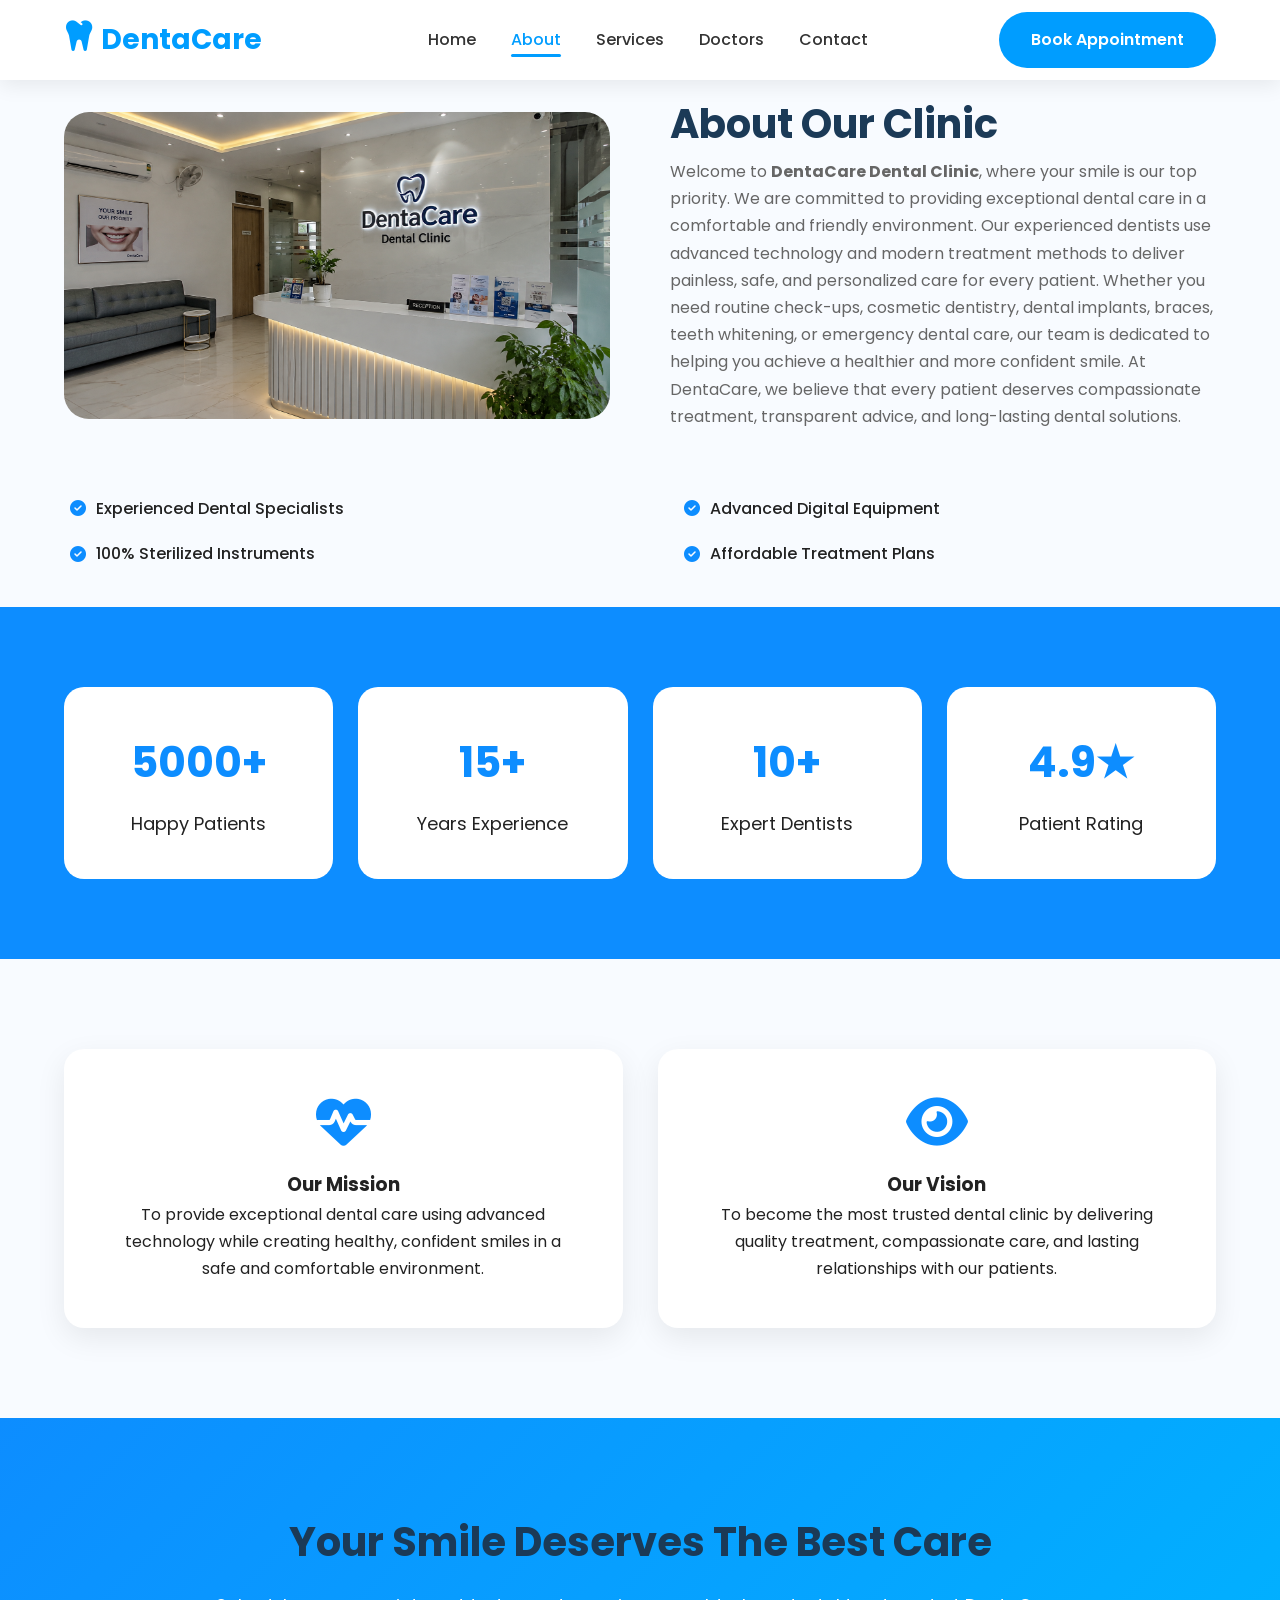
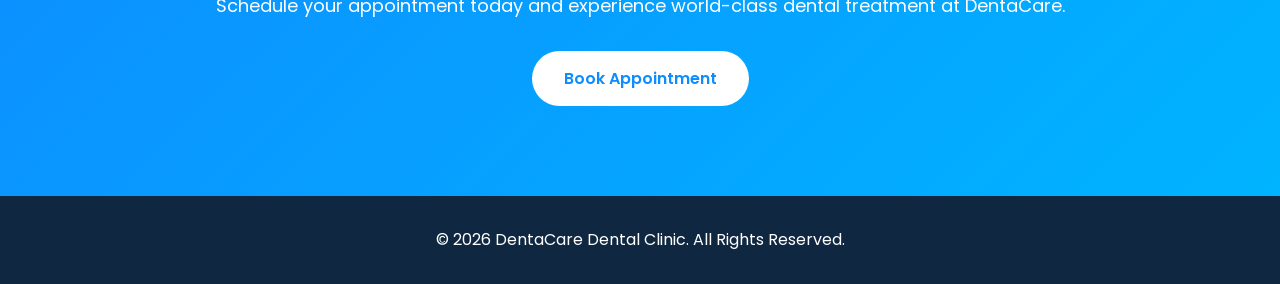
<file: About.html>
<!DOCTYPE html>
<html lang="en">

<head>
    <meta charset="UTF-8">
    <meta name="viewport" content="width=device-width, initial-scale=1.0">
    <title>DentaCare Dental Clinic</title>
    <link rel="stylesheet" href="CSS/style.css">
    <link rel="stylesheet" href="CSS/form.css">
    <link rel="preconnect" href="https://fonts.googleapis.com">
    <link rel="preconnect" href="https://fonts.gstatic.com" crossorigin>
    <link href="https://fonts.googleapis.com/css2?family=Poppins:wght@300;400;500;600;700&display=swap"
        rel="stylesheet">
    <link rel="stylesheet" href="https://cdnjs.cloudflare.com/ajax/libs/font-awesome/6.7.2/css/all.min.css">
</head>

<body>
    <header>
        <div class="container">
            <div class="logo"> <a href="index.html" style="text-decoration: none; color:#009dff">
                <i class="fa-solid fa-tooth"></i>
                <span>DentaCare</span></a>
            </div>
            <nav>
                <ul>
                    <li><a href="index.html">Home</a></li>
                    <li><a href="About.html" class="active">About</a></li>
                    <li><a href="Services.html">Services</a></li>
                    <li><a href="Doctors.html">Doctors</a></li>
                    <li><a href="Contact.html">Contact</a></li>
                </ul>
            </nav>
            <a href="#" class="btn bookBtn">Book Appointment</a>
        </div>
    </header>
    <section class="about">
        <div class="container about-flex">
            <div class="about-img">
                <img src="Images/Denta clinic.png" alt="Clinic">
            </div>
            <div class="about-text">
                <h2>About Our Clinic</h2>
                <p>
                    Welcome to <strong>DentaCare Dental Clinic</strong>, where your smile is our top priority. We are
                    committed to providing exceptional dental care in a comfortable and friendly environment. Our
                    experienced dentists use advanced technology and modern treatment methods to deliver painless, safe,
                    and personalized care for every patient.

                    Whether you need routine check-ups, cosmetic dentistry, dental implants, braces, teeth whitening, or
                    emergency dental care, our team is dedicated to helping you achieve a healthier and more confident
                    smile.

                    At DentaCare, we believe that every patient deserves compassionate treatment, transparent advice,
                    and long-lasting dental solutions.
                </p>
            </div>
        </div>
    </section>

    <div class="about-list">

        <div>
            <i class="fa-solid fa-circle-check"></i>
            Experienced Dental Specialists
        </div>

        <div>
            <i class="fa-solid fa-circle-check"></i>
            Advanced Digital Equipment
        </div>

        <div>
            <i class="fa-solid fa-circle-check"></i>
            100% Sterilized Instruments
        </div>

        <div>
            <i class="fa-solid fa-circle-check"></i>
            Affordable Treatment Plans
        </div>

    </div>

    <section class="stats">

        <div class="container stats-grid">

            <div class="stat-box">
                <h2>5000+</h2>
                <p>Happy Patients</p>
            </div>

            <div class="stat-box">
                <h2>15+</h2>
                <p>Years Experience</p>
            </div>

            <div class="stat-box">
                <h2>10+</h2>
                <p>Expert Dentists</p>
            </div>

            <div class="stat-box">
                <h2>4.9★</h2>
                <p>Patient Rating</p>
            </div>

        </div>

    </section>

    <section class="mission">

        <div class="container mission-grid">

            <div class="mission-card">

                <i class="fa-solid fa-heart-pulse"></i>

                <h3>Our Mission</h3>

                <p>
                    To provide exceptional dental care using advanced technology while creating healthy, confident
                    smiles in a safe and comfortable environment.
                </p>

            </div>

            <div class="mission-card">

                <i class="fa-solid fa-eye"></i>

                <h3>Our Vision</h3>

                <p>
                    To become the most trusted dental clinic by delivering quality treatment, compassionate care, and
                    lasting relationships with our patients.
                </p>

            </div>

        </div>

    </section>

    <section class="cta">

        <h2>Your Smile Deserves The Best Care</h2>

        <p>
            Schedule your appointment today and experience world-class dental treatment at DentaCare.
        </p>

        <a href="#" class="btn bookBtn">
            Book Appointment
        </a>

    </section>

    <footer>
        <p>
            © 2026 DentaCare Dental Clinic. All Rights Reserved.
        </p>
    </footer>

    <div id="appointmentContainer"></div>

<script src="SCRIPT/index.js"></script>
</body>

</html>
</file>
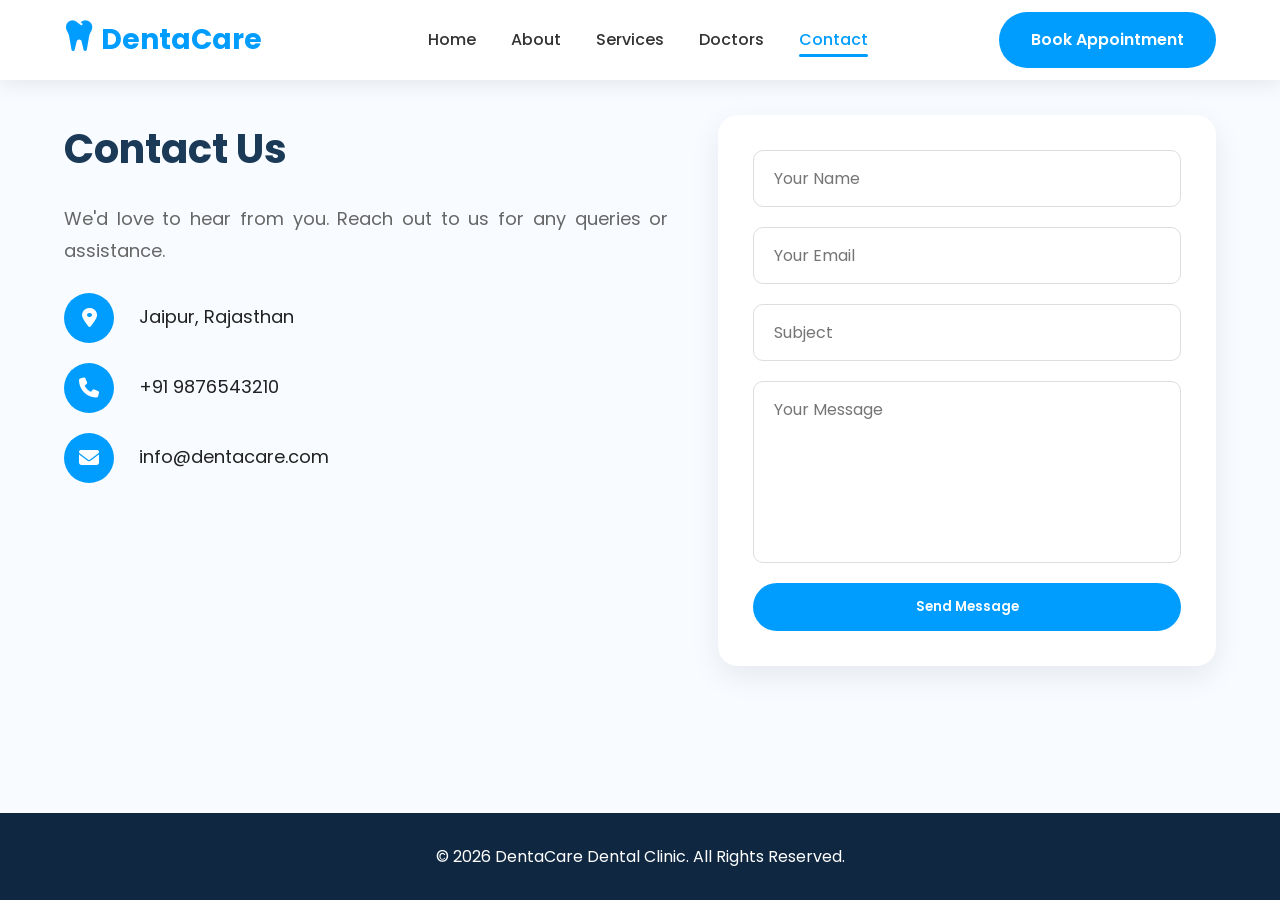
<file: Contact.html>
<!DOCTYPE html>
<html lang="en">

<head>
    <meta charset="UTF-8">
    <meta name="viewport" content="width=device-width, initial-scale=1.0">
    <title>DentaCare Dental Clinic</title>
    <link rel="stylesheet" href="CSS/style.css">
    <link rel="stylesheet" href="CSS/form.css">
    <link rel="preconnect" href="https://fonts.googleapis.com">
    <link rel="preconnect" href="https://fonts.gstatic.com" crossorigin>
    <link href="https://fonts.googleapis.com/css2?family=Poppins:wght@300;400;500;600;700&display=swap"
        rel="stylesheet">
    <link rel="stylesheet" href="https://cdnjs.cloudflare.com/ajax/libs/font-awesome/6.7.2/css/all.min.css">
</head>

<body>
    <header>
        <div class="container">
            <div class="logo">
                <a href="index.html" style="text-decoration: none; color:#009dff">
                <i class="fa-solid fa-tooth"></i>
                <span>DentaCare</span></a>
            </div>
            <nav>
                <ul>
                    <li><a href="index.html">Home</a></li>
                    <li><a href="About.html">About</a></li>
                    <li><a href="Services.html">Services</a></li>
                    <li><a href="Doctors.html">Doctors</a></li>
                    <li><a href="Contact.html" class="active">Contact</a></li>
                </ul>
            </nav>
            <a href="#" class="btn bookBtn">Book Appointment</a>
        </div>
    </header>

    <section class="contact">

        <div class="container">

            <div class="contact-wrapper">

                <div class="contact-info">

                    <h2>Contact Us</h2>

                    <p>
                        We'd love to hear from you. Reach out to us for any queries or assistance.
                    </p>

                    <div class="info-box">
                        <i class="fa-solid fa-location-dot"></i>
                        <span>Jaipur, Rajasthan</span>
                    </div>

                    <div class="info-box">
                        <i class="fa-solid fa-phone"></i>
                        <span>+91 9876543210</span>
                    </div>

                    <div class="info-box">
                        <i class="fa-solid fa-envelope"></i>
                        <span>info@dentacare.com</span>
                    </div>

                </div>


                <div class="contact-form">

                    <form>

                        <input type="text" placeholder="Your Name" required>

                        <input type="email" placeholder="Your Email" required>

                        <input type="text" placeholder="Subject">

                        <textarea rows="6" placeholder="Your Message"></textarea>

                        <button type="submit" class="btn">
                            Send Message
                        </button>

                    </form>

                </div>

            </div>

        </div>
    </section>

    <footer>

        <p>

            © 2026 DentaCare Dental Clinic. All Rights Reserved.

        </p>

    </footer>
    <div id="appointmentContainer"></div>

    <script src="SCRIPT/index.js"></script>
</body>

</html>
</file>
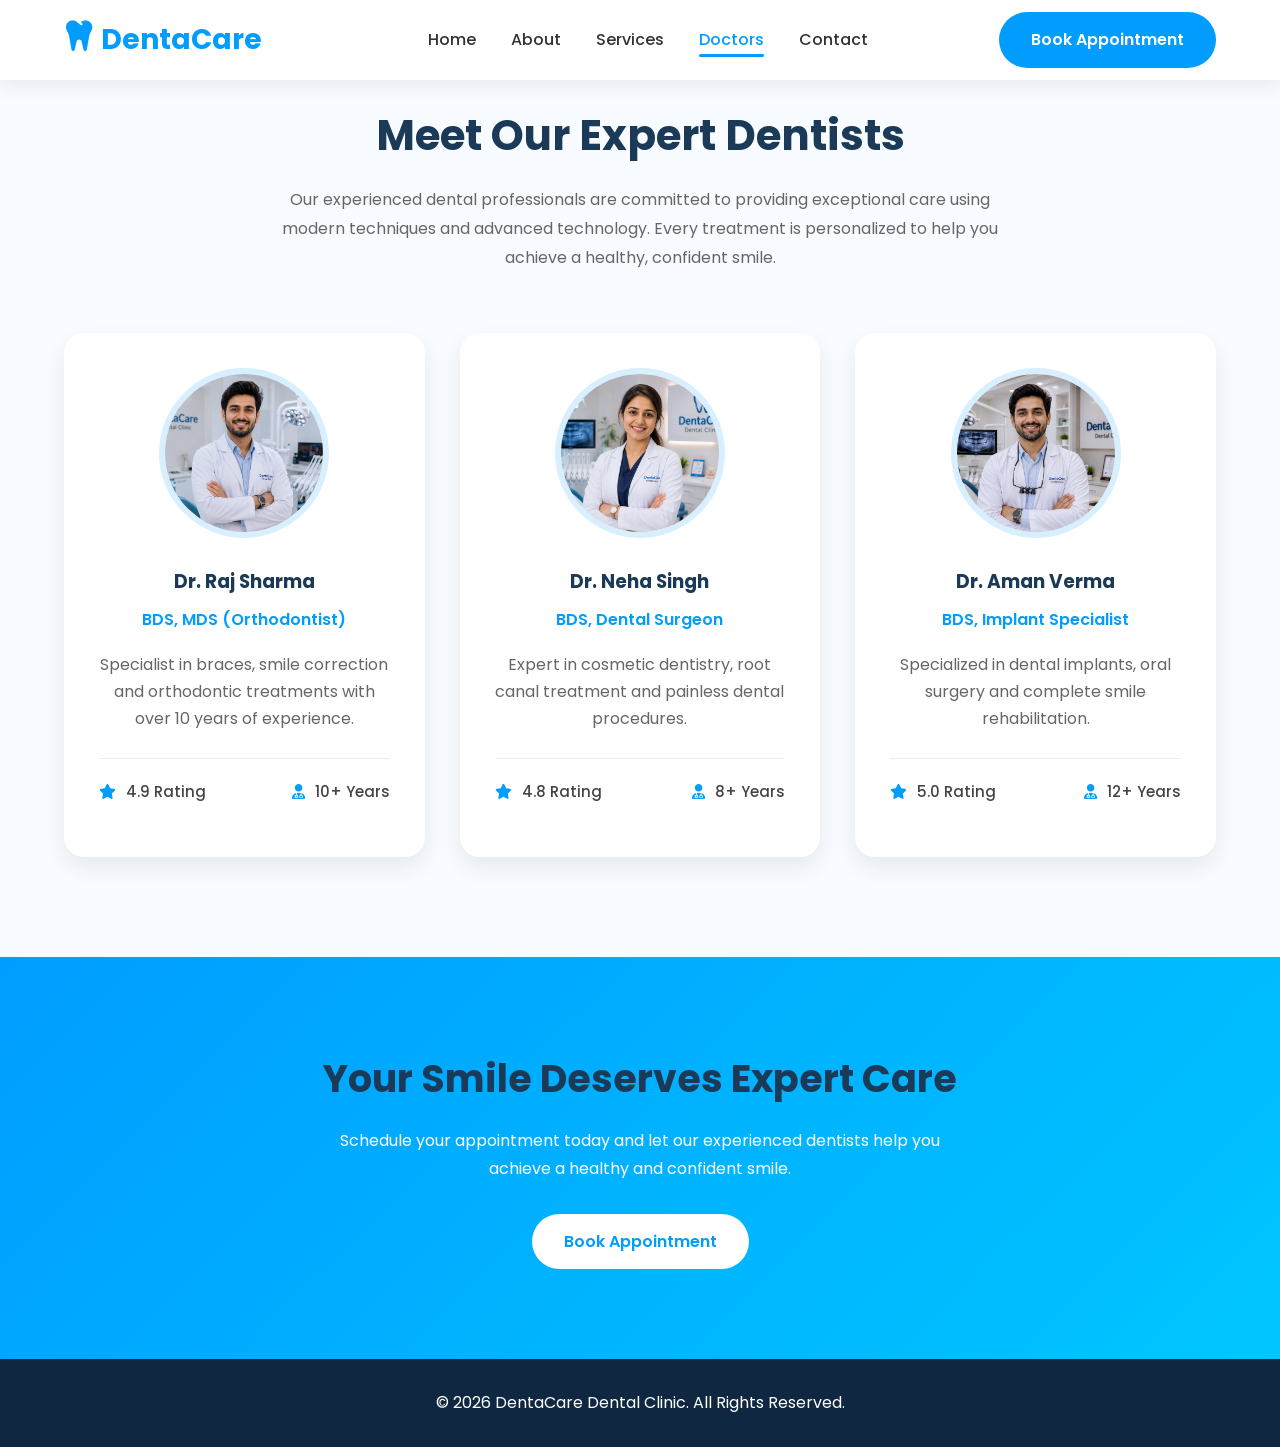
<file: Doctor.html>
<!DOCTYPE html>
<html lang="en">

<head>
    <meta charset="UTF-8">
    <meta name="viewport" content="width=device-width, initial-scale=1.0">
    <title>DentaCare Dental Clinic</title>
    <link rel="stylesheet" href="CSS/style.css">
    <link rel="stylesheet" href="CSS/form.css">
    <link rel="preconnect" href="https://fonts.googleapis.com">
    <link rel="preconnect" href="https://fonts.gstatic.com" crossorigin>
    <link href="https://fonts.googleapis.com/css2?family=Poppins:wght@300;400;500;600;700&display=swap"
        rel="stylesheet">
    <link rel="stylesheet" href="https://cdnjs.cloudflare.com/ajax/libs/font-awesome/6.7.2/css/all.min.css">
</head>

<body>
    <header>
        <div class="container">
            <div class="logo">
               <a href="index.html" style="text-decoration: none; color:#009dff">
                <i class="fa-solid fa-tooth"></i>
                <span>DentaCare</span></a>
            </div>
            <nav>
                <ul>
                    <li><a href="index.html">Home</a></li>
                    <li><a href="About.html">About</a></li>
                    <li><a href="Services.html">Services</a></li>
                    <li><a href="Doctors.html" class="active">Doctors</a></li>
                    <li><a href="Contact.html">Contact</a></li>
                </ul>
            </nav>
            <a href="#" class="btn bookBtn">Book Appointment</a>
        </div>
    </header>
    <section class="doctors">

        <div class="container">

            <div class="section-title">

                <h2>Meet Our Expert Dentists</h2>

                <p class="doctor-text">
                    Our experienced dental professionals are committed to providing
                    exceptional care using modern techniques and advanced technology.
                    Every treatment is personalized to help you achieve a healthy,
                    confident smile.
                </p>

            </div>

            <div class="doctor-grid">

                <div class="doctor-card">

                    <img src="Images/Doctor 1.png" alt="Dr. Raj Sharma">

                    <h3>Dr. Raj Sharma</h3>

                    <span>BDS, MDS (Orthodontist)</span>

                    <p>
                        Specialist in braces, smile correction and orthodontic
                        treatments with over 10 years of experience.
                    </p>

                    <div class="doctor-info">

                        <span><i class="fa-solid fa-star"></i> 4.9 Rating</span>

                        <span><i class="fa-solid fa-user-doctor"></i> 10+ Years</span>

                    </div>

                </div>

                <div class="doctor-card">

                    <img src="Images/Doctor 2.png" alt="Dr. Neha Singh">

                    <h3>Dr. Neha Singh</h3>

                    <span>BDS, Dental Surgeon</span>

                    <p>
                        Expert in cosmetic dentistry, root canal treatment and
                        painless dental procedures.
                    </p>

                    <div class="doctor-info">

                        <span><i class="fa-solid fa-star"></i> 4.8 Rating</span>

                        <span><i class="fa-solid fa-user-doctor"></i> 8+ Years</span>

                    </div>

                </div>

                <div class="doctor-card">

                    <img src="Images/Doctor 3.png" alt="Dr. Aman Verma">

                    <h3>Dr. Aman Verma</h3>

                    <span>BDS, Implant Specialist</span>

                    <p>
                        Specialized in dental implants, oral surgery and complete
                        smile rehabilitation.
                    </p>

                    <div class="doctor-info">

                        <span><i class="fa-solid fa-star"></i> 5.0 Rating</span>

                        <span><i class="fa-solid fa-user-doctor"></i> 12+ Years</span>

                    </div>

                </div>

            </div>

        </div>

    </section>

    <section class="doctor-cta">

        <div class="container">

            <h2>Your Smile Deserves Expert Care</h2>

            <p>
                Schedule your appointment today and let our experienced dentists
                help you achieve a healthy and confident smile.
            </p>

            <a href="#" class="btn bookBtn">Book Appointment</a>

        </div>

    </section>

    <footer>
        <p>
            © 2026 DentaCare Dental Clinic. All Rights Reserved.
        </p>
    </footer>
    <div id="appointmentContainer"></div>

    <script src="SCRIPT/index.js"></script>
</body>

</html>
</file>
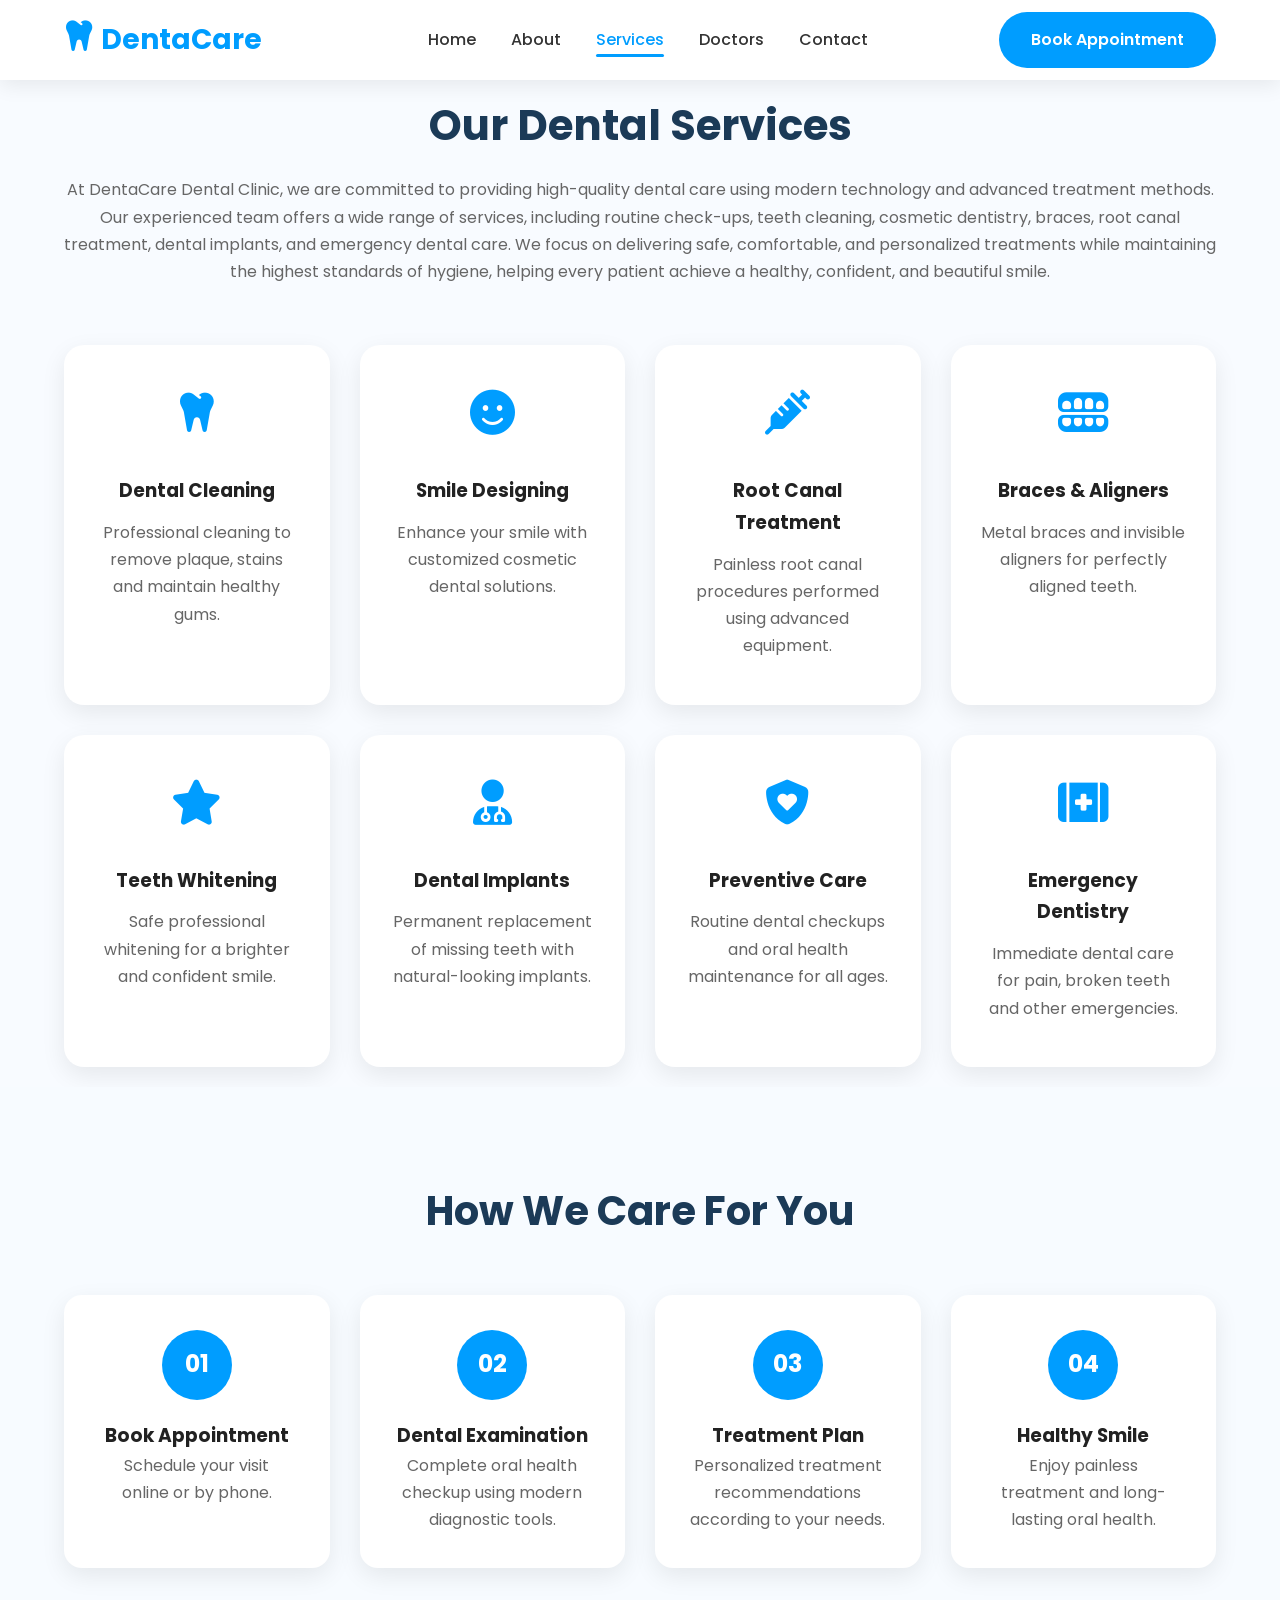
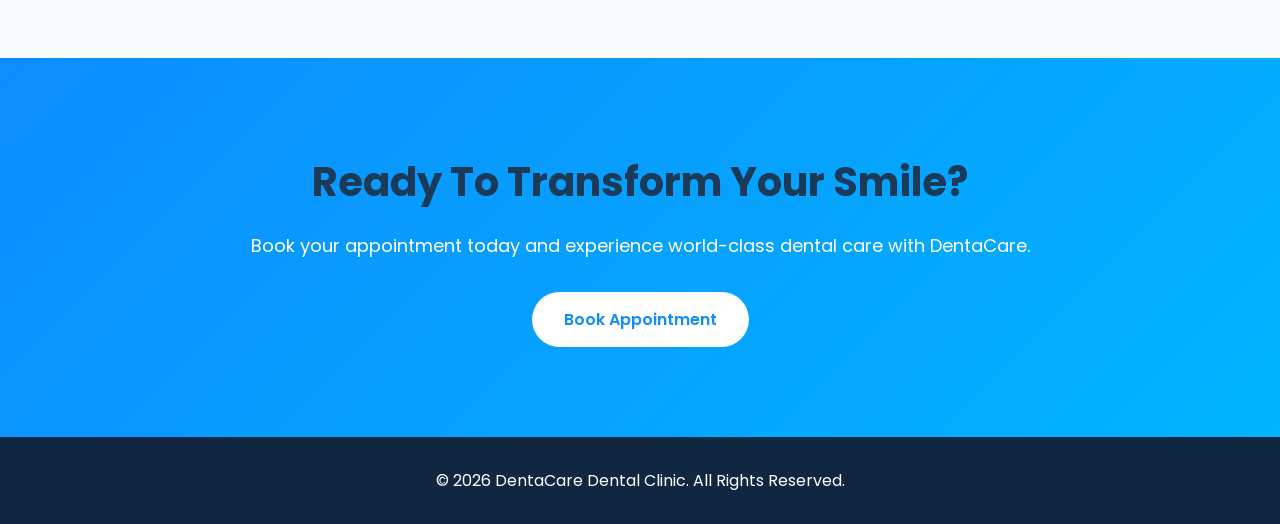
<file: Services.html>
<!DOCTYPE html>
<html lang="en">

<head>
    <meta charset="UTF-8">
    <meta name="viewport" content="width=device-width, initial-scale=1.0">
    <title>DentaCare Dental Clinic</title>
    <link rel="stylesheet" href="CSS/style.css">
    <link rel="stylesheet" href="CSS/form.css">
    <link rel="preconnect" href="https://fonts.googleapis.com">
    <link rel="preconnect" href="https://fonts.gstatic.com" crossorigin>
    <link href="https://fonts.googleapis.com/css2?family=Poppins:wght@300;400;500;600;700&display=swap"
        rel="stylesheet">
    <link rel="stylesheet" href="https://cdnjs.cloudflare.com/ajax/libs/font-awesome/6.7.2/css/all.min.css">
</head>

<body>
    <header>
        <div class="container">
            <div class="logo"><a href="index.html" style="text-decoration: none; color:#009dff">
                    <i class="fa-solid fa-tooth"></i>
                    <span>DentaCare</span></a>
            </div>
            <nav>
                <ul>
                    <li><a href="index.html">Home</a></li>
                    <li><a href="About.html">About</a></li>
                    <li><a href="Services.html" class="active">Services</a></li>
                    <li><a href="Doctors.html">Doctors</a></li>
                    <li><a href="Contact.html">Contact</a></li>
                </ul>
            </nav>
            <a href="#" class="btn bookBtn">Book Appointment</a>
        </div>
    </header>
    <section class="services">

        <div class="container">

            <div class="section-title">
                <h2>Our Dental Services</h2>
                <p>
                    At DentaCare Dental Clinic, we are committed to providing high-quality dental care using modern
                    technology and advanced treatment methods. Our experienced team offers a wide range of services,
                    including routine check-ups, teeth cleaning, cosmetic dentistry, braces, root canal treatment,
                    dental implants, and emergency dental care. We focus on delivering safe, comfortable, and
                    personalized treatments while maintaining the highest standards of hygiene, helping every patient
                    achieve a healthy, confident, and beautiful smile.
                </p>
            </div>

            <div class="service-grid">

                <div class="card">
                    <i class="fa-solid fa-tooth"></i>
                    <h3>Dental Cleaning</h3>
                    <p>Professional cleaning to remove plaque, stains and maintain healthy gums.</p>
                </div>

                <div class="card">
                    <i class="fa-solid fa-face-smile"></i>
                    <h3>Smile Designing</h3>
                    <p>Enhance your smile with customized cosmetic dental solutions.</p>
                </div>

                <div class="card">
                    <i class="fa-solid fa-syringe"></i>
                    <h3>Root Canal Treatment</h3>
                    <p>Painless root canal procedures performed using advanced equipment.</p>
                </div>

                <div class="card">
                    <i class="fa-solid fa-teeth-open"></i>
                    <h3>Braces & Aligners</h3>
                    <p>Metal braces and invisible aligners for perfectly aligned teeth.</p>
                </div>

                <div class="card">
                    <i class="fa-solid fa-star"></i>
                    <h3>Teeth Whitening</h3>
                    <p>Safe professional whitening for a brighter and confident smile.</p>
                </div>

                <div class="card">
                    <i class="fa-solid fa-user-doctor"></i>
                    <h3>Dental Implants</h3>
                    <p>Permanent replacement of missing teeth with natural-looking implants.</p>
                </div>

                <div class="card">
                    <i class="fa-solid fa-shield-heart"></i>
                    <h3>Preventive Care</h3>
                    <p>Routine dental checkups and oral health maintenance for all ages.</p>
                </div>

                <div class="card">
                    <i class="fa-solid fa-kit-medical"></i>
                    <h3>Emergency Dentistry</h3>
                    <p>Immediate dental care for pain, broken teeth and other emergencies.</p>
                </div>

            </div>

        </div>

    </section>

    <section class="service-process">

        <div class="container">

            <h2>How We Care For You</h2>

            <div class="process-grid">

                <div class="process-card">
                    <span>01</span>
                    <h3>Book Appointment</h3>
                    <p>Schedule your visit online or by phone.</p>
                </div>

                <div class="process-card">
                    <span>02</span>
                    <h3>Dental Examination</h3>
                    <p>Complete oral health checkup using modern diagnostic tools.</p>
                </div>

                <div class="process-card">
                    <span>03</span>
                    <h3>Treatment Plan</h3>
                    <p>Personalized treatment recommendations according to your needs.</p>
                </div>

                <div class="process-card">
                    <span>04</span>
                    <h3>Healthy Smile</h3>
                    <p>Enjoy painless treatment and long-lasting oral health.</p>
                </div>

            </div>

        </div>

    </section>

    <section class="cta">

        <div class="container">

            <h2>Ready To Transform Your Smile?</h2>

            <p>
                Book your appointment today and experience world-class dental care
                with DentaCare.
            </p>

            <a href="#" class="btn bookBtn">Book Appointment</a>

        </div>

    </section>

    <footer>
        <p>
            © 2026 DentaCare Dental Clinic. All Rights Reserved.
        </p>
    </footer>
    <div id="appointmentContainer"></div>

    <script src="SCRIPT/index.js"></script>
</body>

</html>
</file>
<file: CSS/style.css>
* {
    margin: 0;
    padding: 0;
    box-sizing: border-box;
    font-family: 'Poppins', sans-serif;
    scroll-behavior: smooth;
}

body {
    background: #f8fbff;
    color: #222;
    line-height: 1.7;
    display: flex;
    flex-direction: column;
    min-height: 100vh;
}

.container {
    width: 90%;
    max-width: 1200px;
    margin: auto;
}

header {
    position: fixed;
    width: 100%;
    top: 0;
    left: 0;
    background: #fff;
    box-shadow: 0 5px 20px rgba(0, 0, 0, .08);
    z-index: 999;
}

header .container {
    display: flex;
    justify-content: space-between;
    align-items: center;
    height: 80px;
}

.logo {
    display: flex;
    align-items: center;
    gap: 10px;
    font-size: 28px;
    font-weight: 700;
    color: #009dff;
}

.logo i {
    font-size: 35px;
}

nav ul {
    display: flex;
    list-style: none;
}

nav ul li {
    margin-left: 35px;
}

nav ul li a{
    text-decoration:none;
    color:#333;
    font-weight:500;
    transition:.3s;
    position:relative;
}

nav ul li a:hover,
nav ul li a.active{

    color:#009dff;

}

nav ul li a::after{

    content:'';
    position:absolute;
    left:0;
    bottom:-6px;
    width:0;
    height:3px;
    background:#009dff;
    transition:.3s;
    border-radius:50px;

}

nav ul li a:hover::after,
nav ul li a.active::after{
    width:100%;
}

.btn {
    display: inline-block;
    padding: 14px 32px;
    background: #009dff;
    color: #fff;
    text-decoration: none;
    border-radius: 50px;
    transition: .3s;
    font-weight: 600;
}

.btn:hover {
    background: #0076d6;
    transform: translateY(-3px);
}


.hero {
    padding: 150px 0 80px;
}

.hero-content {
    display: flex;
    align-items: center;
    justify-content: space-between;
    gap: 50px;
}

.hero-text {
    flex: 1;
}

.hero-text h1 {
    font-size: 55px;
    line-height: 1.2;
    margin-bottom: 20px;
}

.hero-text p {
    font-size: 18px;
    color: #666;
    margin-bottom: 35px;
}

.hero-image {
    flex: 1;
    text-align: center;
}

.hero-image img {
    width: 100%;
    max-width: 520px;
    border-radius: 25px;
}

section {
    padding-top: 90px;
    padding-bottom: 20px;
}
.section-title p{
    color:#666;
    margin-top:15px;
    margin-bottom: 30px;
}
section h2 {
    text-align: center;
    font-size: 40px;
    margin-bottom: 30px;
    color: #1b3a57;
}

.service-grid {
    display: grid;
    grid-template-columns: repeat(auto-fit, minmax(260px, 1fr));
    gap: 30px;
}

.card {
    background: #fff;
    border-radius: 20px;
    padding: 40px 30px;
    text-align: center;
    transition: .35s;
    box-shadow: 0 8px 25px rgba(0, 0, 0, .08);
}

.card:hover {
    transform: translateY(-10px);
    box-shadow: 0 15px 35px rgba(0, 157, 255, .2);
}

.card i {
    font-size: 45px;
    color: #009dff;
    margin-bottom: 20px;
}

.card h3 {
    margin-bottom: 15px;
}

.card p {
    color: #666;
}

.service-process {
    padding: 90px 0;
    background: #f7fbff;
}

.process-grid {
    display: grid;
    grid-template-columns: repeat(auto-fit, minmax(240px, 1fr));
    gap: 30px;
    margin-top: 50px;
}

.process-card {
    background: #fff;
    padding: 35px;
    text-align: center;
    border-radius: 18px;
    box-shadow: 0 8px 25px rgba(0, 0, 0, .08);
    transition: .3s;
}

.process-card:hover {
    transform: translateY(-8px);
}

.process-card span {
    width: 70px;
    height: 70px;
    display: flex;
    justify-content: center;
    align-items: center;
    margin: auto;
    border-radius: 50%;
    background: #009dff;
    color: #fff;
    font-size: 24px;
    font-weight: 700;
    margin-bottom: 20px;
}

.process-card p {
    color: #666;
}

.service-grid .card {
    padding: 45px 30px;
}

.service-grid .card h3 {
    margin: 20px 0 12px;
}

.service-grid .card p {
    color: #666;
}

.about-flex {
    display: flex;
    align-items: center;
    gap: 60px;
}

.about-img,
.about-text {
    flex: 1;
}

.about-img img {
    width: 100%;
    border-radius: 25px;
}

.about-text h2 {
    text-align: left;
    margin-bottom: 0px;
}

.about-text p {
    margin-bottom: 20px;
    color: #666;
}

.about-list {
    padding-bottom: 40px;
    padding-left: 70px;
    margin-top: 25px;
    display: grid;
    grid-template-columns: repeat(2, 1fr);
    gap: 18px;
}

.about-list div {
    display: flex;
    align-items: center;
    gap: 10px;
    font-weight: 500;
}

.about-list i {
    color: #0d8dff;
}

.stats {
    padding: 80px 0;
    background: #0d8dff;
}

.stats-grid {
    display: grid;
    grid-template-columns: repeat(auto-fit, minmax(220px, 1fr));
    gap: 25px;
}

.stat-box {
    background: #fff;
    padding: 40px;
    border-radius: 20px;
    text-align: center;
}

.stat-box h2 {
    font-size: 42px;
    color: #0d8dff;
    margin-bottom: 10px;
}

.stat-box p {
    font-size: 18px;
}

.mission {
    padding: 90px 0;
    background: #f8fbff;
}

.mission-grid {
    display: grid;
    grid-template-columns: repeat(auto-fit, minmax(350px, 1fr));
    gap: 35px;
}

.mission-card {
    background: #fff;
    padding: 45px;
    border-radius: 20px;
    box-shadow: 0 10px 30px rgba(0, 0, 0, .08);
    text-align: center;
    transition: .4s;
}

.mission-card:hover {
    transform: translateY(-10px);
}

.mission-card i {
    font-size: 55px;
    color: #0d8dff;
    margin-bottom: 20px;
}

.cta {
    padding: 90px 20px;
    background: linear-gradient(135deg, #0d8dff, #00b4ff);
    color: #fff;
    text-align: center;
}

.cta h2 {
    font-size: 40px;
    margin-bottom: 15px;
}

.cta p {
    font-size: 18px;
    margin-bottom: 30px;
}

.cta .btn {
    background: #fff;
    color: #0d8dff;
}

.cta .btn:hover {
    background: #f4f4f4;;
}

.doctors .card img {
    width: 140px;
    height: 140px;
    object-fit: cover;
    border-radius: 50%;
    margin-bottom: 20px;
    border: 6px solid #dff4ff;
}

.doctors{
    padding:100px 0;
    background:#f8fbff;
}

.section-title{
    text-align:center;
    margin-bottom:60px;
}

.section-title h2{
    font-size:42px;
    color:#1b3a57;
    margin-bottom:15px;
}

.doctor-text{
    max-width:720px;
    margin:auto;
    color:#666;
    line-height:1.8;
}

.doctor-grid{
    display:grid;
    grid-template-columns:repeat(auto-fit,minmax(320px,1fr));
    gap:35px;
}

.doctor-card{
    background:#fff;
    padding:35px;
    border-radius:20px;
    text-align:center;
    box-shadow:0 10px 25px rgba(0,0,0,.08);
    transition:.4s;
}

.doctor-card:hover{
    transform:translateY(-10px);
    box-shadow:0 15px 35px rgba(0,157,255,.18);
}

.doctor-card img{
    width:170px;
    height:170px;
    object-fit:cover;
    border-radius:50%;
    border:6px solid #d8efff;
    margin-bottom:20px;
}

.doctor-card h3{
    margin-bottom:8px;
    color:#1b3a57;
}

.doctor-card span{
    display:block;
    color:#009dff;
    font-weight:600;
    margin-bottom:18px;
}

.doctor-card p{
    color:#666;
    line-height:1.7;
}

.doctor-info{
    display:flex;
    justify-content:space-between;
    margin-top:25px;
    padding-top:20px;
    border-top:1px solid #eee;
}

.doctor-info span{
    color:#444;
    font-size:15px;
    font-weight:500;
}

.doctor-info i{
    color:#009dff;
    margin-right:6px;
}

.doctor-cta{
    padding:90px 20px;
    text-align:center;
    background:linear-gradient(135deg,#009dff,#00c6ff);
    color:#fff;
}

.doctor-cta h2{
    font-size:38px;
    margin-bottom:15px;
}

.doctor-cta p{
    max-width:650px;
    margin:0 auto 30px;
    line-height:1.8;
}

.doctor-cta .btn{
    background:#fff;
    color:#009dff;
}

.doctor-cta .btn:hover{
    background:#f4f4f4;
}

.testimonial {
    background: #009dff;
    color: #fff;
    text-align: center;
}

.testimonial h2 {
    color: #fff;
}

.testimonial p {
    font-size: 22px;
    max-width: 800px;
    margin: auto;
}

.appointment {
    text-align: center;
    background: #e7f5ff;
}

.appointment p {
    margin: 20px 0 35px;
    color: #666;
    font-size: 18px;
}

.contact {
    text-align: center;
}

.contact p {
    font-size: 18px;
    margin: 18px 0;
    color: #555;
}

.contact i {
    color: #009dff;
    margin-right: 10px;
}

footer {
    background: #0f2740;
    color: #fff;
    text-align: center;
    padding: 30px;
    margin-top: auto;
}


@media(max-width:991px) {

    header .container {
        flex-direction: column;
        height: auto;
        padding: 20px 0;
    }

    nav ul {
        margin: 20px 0;
    }

    .hero-content {
        flex-direction: column;
        text-align: center;
    }

    .about-flex {
        flex-direction: column;
    }

    .about-text h2 {
        text-align: center;
    }

    .hero-text h1 {
        font-size: 42px;
    }

}

@media(max-width:768px) {

    nav ul {
        flex-wrap: wrap;
        justify-content: center;
    }

    nav ul li {
        margin: 10px;
    }

    .hero {
        padding-top: 220px;
    }

    .hero-text h1 {
        font-size: 34px;
    }

    section h2 {
        font-size: 30px;
    }

    .btn {
        padding: 12px 25px;
    }

}

@media (max-width: 992px){

.container{
    width:95%;
}

header .container{
    flex-direction:column;
    height:auto;
    padding:15px 0;
}

.logo{
    margin-bottom:15px;
}

nav ul{
    flex-wrap:wrap;
    justify-content:center;
    gap:10px;
}

nav ul li{
    margin:0;
}

.hero{
    padding:180px 0 60px;
}

.hero-content{
    flex-direction:column-reverse;
    text-align:center;
    gap:40px;
}

.hero-text h1{
    font-size:42px;
}

.hero-text p{
    font-size:16px;
}

.hero-image img{
    max-width:420px;
}

.about-flex{
    flex-direction:column;
}

.about-text{
    text-align:center;
}

.about-text h2{
    text-align:center;
}

.about-list{
    padding-left:0;
    grid-template-columns:1fr 1fr;
}

.stats-grid,
.service-grid,
.process-grid,
.mission-grid,
.doctor-grid{
    grid-template-columns:repeat(2,1fr);
}

.doctor-info{
    flex-direction:column;
    gap:10px;
}

}

@media (max-width:768px){

section{
    padding:70px 0;
}

.hero{
    padding-top:170px;
}

.hero-text h1{
    font-size:34px;
}

.hero-text p{
    font-size:15px;
}

.hero-image img{
    max-width:100%;
}

.about-list{
    grid-template-columns:1fr;
}

.stats-grid,
.service-grid,
.process-grid,
.mission-grid,
.doctor-grid{
    grid-template-columns:1fr;
}

.section-title h2,
section h2{
    font-size:30px;
}

.card,
.process-card,
.doctor-card,
.mission-card{
    padding:28px;
}

.doctor-card img{
    width:140px;
    height:140px;
}

.stat-box{
    padding:30px;
}

.cta h2,
.doctor-cta h2{
    font-size:30px;
}

.testimonial p{
    font-size:18px;
}

}

@media (max-width:480px){

.container{
    width:92%;
}

header .container{
    padding:12px 0;
}

.logo{
    font-size:22px;
}

.logo i{
    font-size:28px;
}

nav ul{
    gap:8px;
}

nav ul li a{
    font-size:14px;
}

.hero{
    padding-top:165px;
}

.hero-text h1{
    font-size:28px;
}

.hero-text p{
    font-size:14px;
}

.btn{
    width:100%;
    text-align:center;
    padding:14px;
}

.card,
.process-card,
.doctor-card,
.mission-card,
.stat-box{
    padding:22px;
}

.doctor-card img{
    width:120px;
    height:120px;
}

.about-list div{
    font-size:14px;
}

.contact p{
    font-size:15px;
}

footer{
    font-size:14px;
    padding:20px;
}

}

@media(max-width:768px){

header{
    position:relative;
}

.hero{
    padding-top:60px;
}

}
</file>
<file: CSS/form.css>
.contact{
    padding:90px 0;
    margin-top: 25px;
    background:#f8fbff;
}

.contact-wrapper{
    display:flex;
    justify-content:space-between;
    align-items:flex-start;
    gap:50px;
}

.contact-info{
    width:55%;
}

.contact-info h2{
    text-align: left;
    font-size:40px;
    color:#1b3a57;
    margin-bottom:20px;
}

.contact-info p{
    text-align: justify;
    color:#666;
    margin-bottom:25px;
    line-height:1.8;
}

.info-box{
    display:flex;
    align-items:center;
    gap:15px;
    margin:20px 0;
    font-size:18px;
}

.info-box i{
    width:50px;
    height:50px;
    background:#009dff;
    color:#fff;
    border-radius:50%;
    display:flex;
    justify-content:center;
    align-items:center;
    font-size:20px;
}

.contact-form{
    width:45%;
    background:#fff;
    padding:35px;
    border-radius:20px;
    box-shadow:0 10px 30px rgba(0,0,0,.08);
}

.contact-form form{
    display:flex;
    flex-direction:column;
    gap:20px;
}

.contact-form input,
.contact-form textarea{
    width:100%;
    padding:15px 20px;
    border:1px solid #ddd;
    border-radius:10px;
    font-size:16px;
    outline:none;
    transition:.3s;
}

.contact-form input:focus,
.contact-form textarea:focus{
    border-color:#009dff;
    box-shadow:0 0 10px rgba(0,157,255,.2);
}

.contact-form textarea{
    resize:none;
}

.contact-form .btn{
    border:none;
    cursor:pointer;
}

.appointment-form{
    background:#fff;
    padding:20px;
    border-radius:18px;
    box-shadow:none;
}

.appointment-form form{
    display:flex;
    flex-direction:column;
    gap:15px;
}

.input-row{
    display:flex;
    gap:15px;
}

.appointment-form input,
.appointment-form select,
.appointment-form textarea{

    width:100%;
    padding:14px 18px;
    border:1px solid #ddd;
    border-radius:10px;
    font-size:16px;
    outline:none;
    transition:.3s;
    margin:5px;

}

.appointment-form input:focus,
.appointment-form select:focus,
.appointment-form textarea:focus{

    border-color:#009dff;
    box-shadow:0 0 8px rgba(0,157,255,.2);

}

.appointment-form textarea{
    resize:none;
    height:120px;
}

.appointment-form .btn{
    border:none;
    cursor:pointer;
}

.appointment-overlay{

    position:fixed;
    inset:0;
    background:rgba(0,0,0,.6);

    display:flex;
    justify-content:center;
    align-items:center;

    opacity:0;
    visibility:hidden;

    transition:.3s;
    z-index:9999;

}

.appointment-overlay.active{

    opacity:1;
    visibility:visible;

}

.appointment-modal{

    width:90%;
    max-width:700px;
    background:#fff;
    border-radius:18px;
    padding:25px;

    transform:scale(.9);
    transition:.3s;

}

.appointment-overlay.active .appointment-modal{

    transform:scale(1);

}

.modal-header{

    display:flex;
    justify-content:space-between;
    align-items:center;

    margin-bottom:20px;

}

.modal-header h2{

    color:#009dff;
    font-size:30px;
    margin:0;

}

.close-btn{

    border:none;
    background:none;
    font-size:30px;
    cursor:pointer;
    transition:.3s;

}

.close-btn:hover{

    color:#009dff;
    transform:rotate(90deg);

}

.modal-buttons{

    display:flex;
    justify-content:flex-end;
    gap:12px;
    margin-top:10px;

}

.cancel-btn{

    padding:12px 26px;
    border:none;
    border-radius:30px;
    cursor:pointer;
    background:#ddd;
    transition:.3s;

}

.cancel-btn:hover{

    background:#bbb;

}

@media (max-width:992px){

    .contact{

        padding:70px 20px;

    }

    .contact-wrapper{

        flex-direction:column;

        gap:35px;

    }

    .contact-info,
    .contact-form{

        width:100%;

    }

    .contact-info h2{

        text-align:center;

        font-size:34px;

    }

    .contact-info p{

        text-align:center;

    }

    .info-box{

        justify-content:center;

    }

}

@media (max-width:768px){

    .contact{

        padding:60px 18px;

    }

    .contact-info h2{

        font-size:28px;

    }

    .contact-info p{

        font-size:15px;

        line-height:1.7;

    }

    .info-box{

        font-size:16px;

        justify-content:flex-start;

    }

    .info-box i{

        width:42px;

        height:42px;

        font-size:17px;

    }

    .contact-form{

        padding:22px;

        border-radius:16px;

    }

    .contact-form input,
    .contact-form textarea{

        padding:13px 15px;

        font-size:15px;

    }

    .appointment-overlay{

        padding:15px;

    }

    .appointment-modal{

        width:100%;

        max-width:100%;

        max-height:88vh;

        overflow-y:auto;

        padding:20px;

        border-radius:18px;

    }

    .modal-header{

        margin-bottom:18px;

    }

    .modal-header h2{

        font-size:23px;

    }

    .close-btn{

        font-size:26px;

    }

    .appointment-form{

        padding:0;

    }

    .input-row{

        flex-direction:column;

        gap:10px;

    }

    .appointment-form input,
    .appointment-form select,
    .appointment-form textarea{

        margin:0;

        padding:13px 15px;

        font-size:15px;

    }

    .appointment-form textarea{

        height:90px;

    }

    .modal-buttons{

        flex-direction:column-reverse;

        gap:10px;

    }

    .modal-buttons button{

        width:100%;

    }

}

@media (max-width:480px){

    .appointment-modal{

        padding:16px;

    }

    .modal-header h2{

        font-size:20px;

    }

    .appointment-form input,
    .appointment-form select,
    .appointment-form textarea{

        font-size:14px;

        padding:12px;

    }

    .appointment-form textarea{

        height:80px;

    }

    .cancel-btn,
    .appointment-form .btn{

        width:100%;

        padding:12px;

        font-size:14px;

    }

}
</file>
